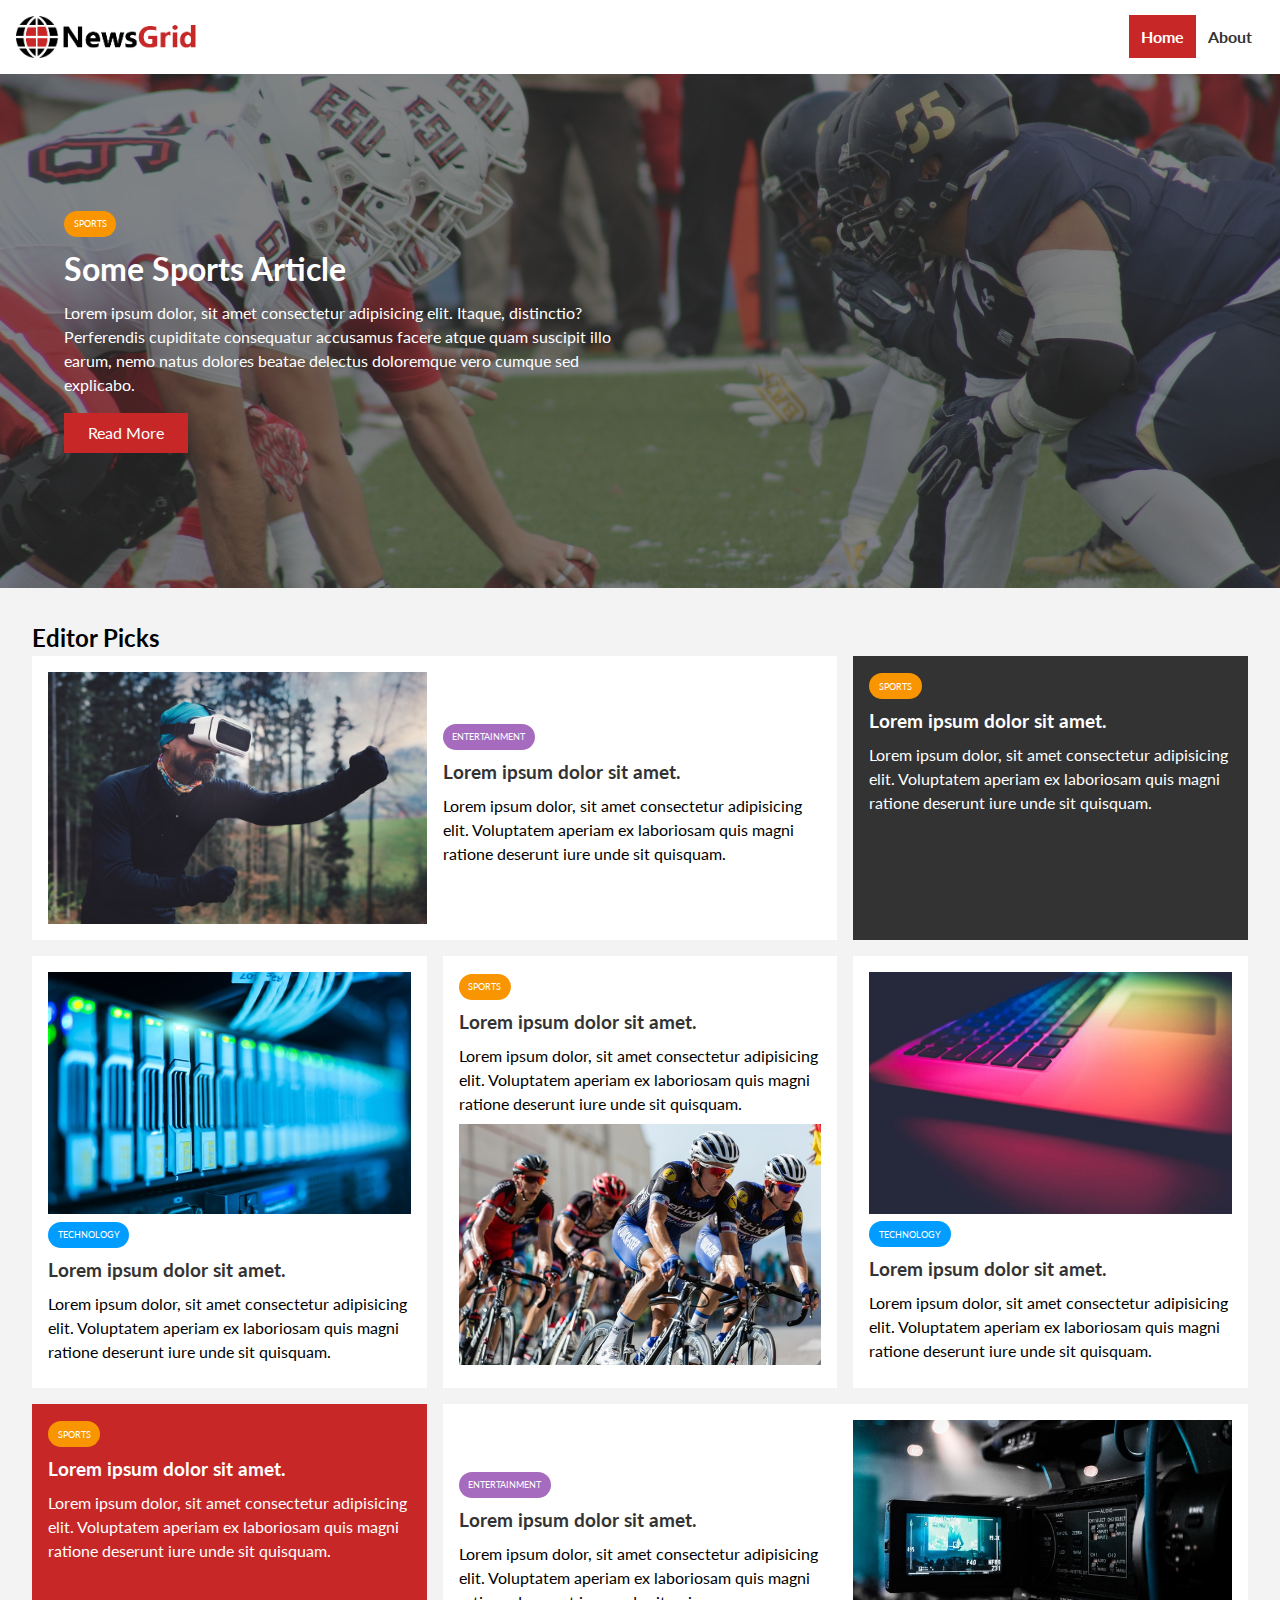
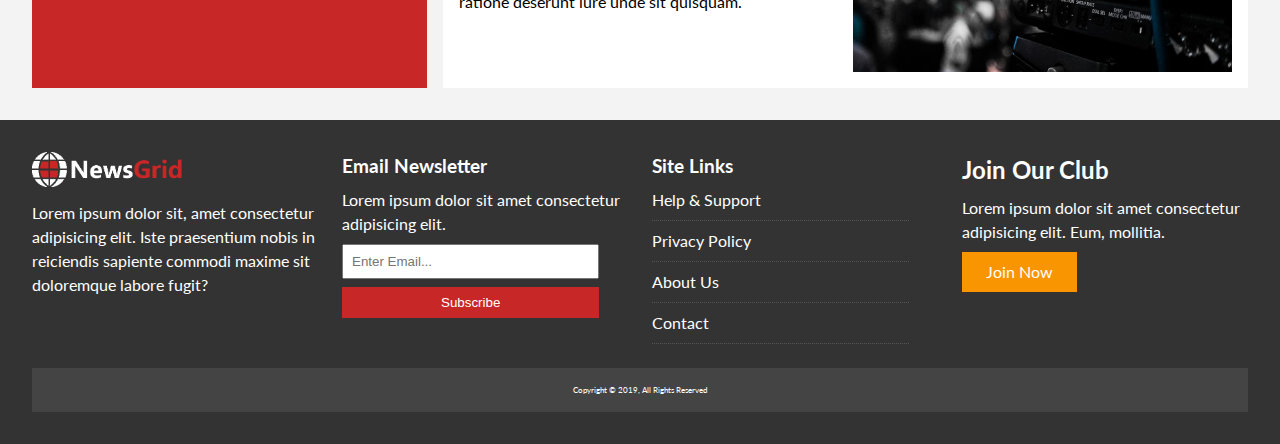
<file: index.html>
<!DOCTYPE html>
<html lang="en">
<head>
  <meta charset="UTF-8">
  <meta name="viewport" content="width=device-width, initial-scale=1.0">
  <title>NewsGrid | Latest News</title>
  <link href="https://fonts.googleapis.com/css?family=Lato|Staatliches" rel="stylesheet">
  <link rel="stylesheet" href="css/style.css">
  <link rel="stylesheet" media="screen and (max-width: 768px)" href="css/mobile.css">
  <link rel="stylesheet" href="https://cdnjs.cloudflare.com/ajax/libs/font-awesome/5.15.1/css/all.min.css" integrity="sha512-+4zCK9k+qNFUR5X+cKL9EIR+ZOhtIloNl9GIKS57V1MyNsYpYcUrUeQc9vNfzsWfV28IaLL3i96P9sdNyeRssA==" crossorigin="anonymous" />
  <link rel="shortcut icon" type="image/x-icon" href="favicon.ico">
</head>
<body>
  <nav id="main-nav">
    <div class="container">
      <img src="img/logo.png" alt="News Grid" class="logo">
      <div class="social">
        <a href="https://www.facebook.com/" target="_blank"><i class="fab fa-facebook fa-2x"></i></a>
        <a href="https://www.twitter.com/" target="_blank"><i class="fab fa-twitter fa-2x"></i></a>
        <a href="https://www.instagram.com/" target="_blank"><i class="fab fa-instagram fa-2x"></i></a>
        <a href="https://www.youtube.com/" target="_blank"><i class="fab fa-youtube fa-2x"></i></a>
      </div>
      <ul>
        <li><a class="current" href="index.html">Home</a></li>
        <li><a href="about.html">About</a></li>
      </ul>
    </div>
  </nav>

  <!-- Showcase -->
  <header id="showcase">
    <div class="container">
      <div class="showcase-container">
        <div class="showcase-content">
          <div class="category category-sports">Sports</div>
          <h1>Some Sports Article</h1>
          <p>Lorem ipsum dolor, sit amet consectetur adipisicing elit. Itaque, distinctio? Perferendis cupiditate consequatur accusamus facere atque quam suscipit illo earum, nemo natus dolores beatae delectus doloremque vero cumque sed explicabo.</p>
          <a href="article.html" class="btn btn-primary">Read More</a>
        </div>
      </div>
    </div>
  </header>

  <!-- Home Article -->
  <section id="home-articles" class="py-2">
    <div class="container">
      <h2>Editor Picks</h2>
      <div class="articles-container">
        <article class="card">
          <img src="img/articles/ent1.jpg" alt="">
          <div>
            <div class="category category-entertainment">Entertainment</div>
            <h3>
              <a href="article.html">Lorem ipsum dolor sit amet.</a>
            </h3>
            <p>Lorem ipsum dolor, sit amet consectetur adipisicing elit. Voluptatem aperiam ex laboriosam quis magni ratione deserunt iure unde sit quisquam.</p>
          </div>
        </article>
        <article class="card bg-dark">
          <div class="category category-sports">Sports</div>
          <h3>
            <a href="article.html">Lorem ipsum dolor sit amet.</a>
          </h3>
          <p>Lorem ipsum dolor, sit amet consectetur adipisicing elit. Voluptatem aperiam ex laboriosam quis magni ratione deserunt iure unde sit quisquam.</p>
        </article>
        <article class="card">
          <img src="img/articles/tech1.jpg" alt="">
          <div class="category category-tech">Technology</div>
          <h3>
            <a href="article.html">Lorem ipsum dolor sit amet.</a>
          </h3>
          <p>Lorem ipsum dolor, sit amet consectetur adipisicing elit. Voluptatem aperiam ex laboriosam quis magni ratione deserunt iure unde sit quisquam.</p>
        </article>
        <article class="card">
          <div class="category category-sports">Sports</div>
          <h3>
            <a href="article.html">Lorem ipsum dolor sit amet.</a>
          </h3>
          <p>Lorem ipsum dolor, sit amet consectetur adipisicing elit. Voluptatem aperiam ex laboriosam quis magni ratione deserunt iure unde sit quisquam.</p>
          <img src="img/articles/sports1.jpg" alt="">
        </article>
        <article class="card">
          <img src="img/articles/tech2.jpg" alt="">
          <div class="category category-tech">Technology</div>
          <h3>
            <a href="article.html">Lorem ipsum dolor sit amet.</a>
          </h3>
          <p>Lorem ipsum dolor, sit amet consectetur adipisicing elit. Voluptatem aperiam ex laboriosam quis magni ratione deserunt iure unde sit quisquam.</p>
        </article>
        <article class="card bg-primary">
          <div class="category category-sports">Sports</div>
          <h3>
            <a href="article.html">Lorem ipsum dolor sit amet.</a>
          </h3>
          <p>Lorem ipsum dolor, sit amet consectetur adipisicing elit. Voluptatem aperiam ex laboriosam quis magni ratione deserunt iure unde sit quisquam.</p>
        </article>
        <article class="card">
          <div>
            <div class="category category-entertainment">Entertainment</div>
            <h3>
              <a href="article.html">Lorem ipsum dolor sit amet.</a>
            </h3>
            <p>Lorem ipsum dolor, sit amet consectetur adipisicing elit. Voluptatem aperiam ex laboriosam quis magni ratione deserunt iure unde sit quisquam.</p>
          </div>
          <img src="img/articles/ent2.jpg" alt="">
        </article>
      </div>
    </div>
  </section>

  <!-- Footer -->
  <footer id="main-footer" class="py-2">
    <div class="container footer-container">
      <div>
        <img src="img/logo_light.png" alt="NewsGrid">
        <p>Lorem ipsum dolor sit, amet consectetur adipisicing elit. Iste praesentium nobis in reiciendis sapiente commodi maxime sit doloremque labore fugit?</p>
      </div>
      <div>
        <h3>Email Newsletter</h3>
        <p>Lorem ipsum dolor sit amet consectetur adipisicing elit.</p>
        <form name="contact" method="POST" data-netlify="true" data-netlify-recaptcha="true">
          <input type="email" name="email" placeholder="Enter Email...">
          <div data-netlify-recaptcha="true"></div>
          <input type="submit" value="Subscribe" class="btn btn-primary">
        </form>
      </div>
      <div>
        <h3>Site Links</h3>
        <ul class="list">
          <li><a href="#">Help & Support</a></li>
          <li><a href="#">Privacy Policy</a></li>
          <li><a href="#">About Us</a></li>
          <li><a href="#">Contact</a></li>
        </ul>
      </div>
      <div>
        <h2>Join Our Club</h2>
        <p>Lorem ipsum dolor sit amet consectetur adipisicing elit. Eum, mollitia.</p>
        <a href="#" class="btn btn-secondary">Join Now</a>
      </div>
      <div>
        <p>Copyright &copy; 2019, All Rights Reserved</p>
      </div>
    </div>
  </footer>
</body>
</html>
</file>
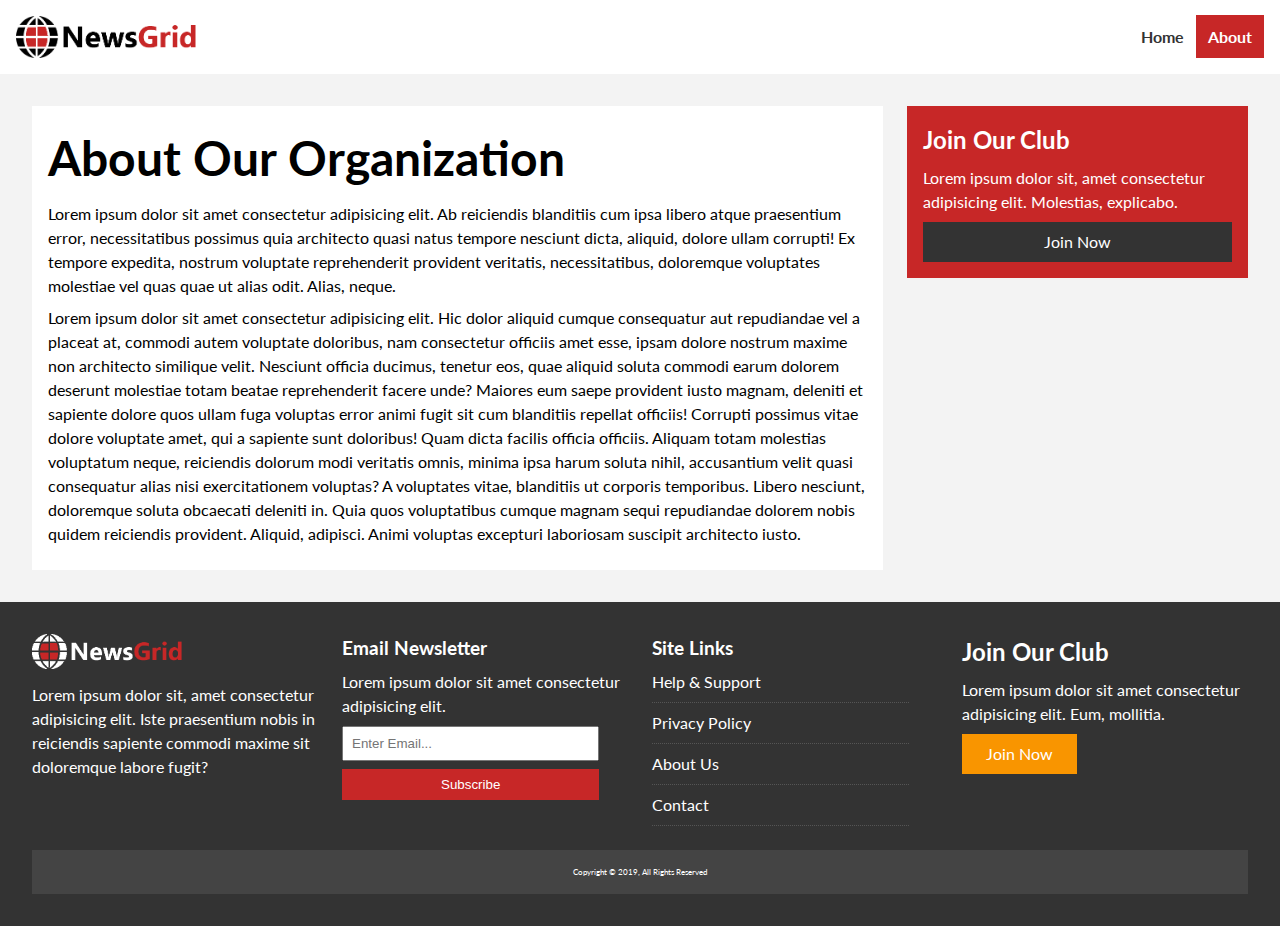
<file: about.html>
<!DOCTYPE html>
<html lang="en">
<head>
  <meta charset="UTF-8">
  <meta name="viewport" content="width=device-width, initial-scale=1.0">
  <title>NewsGrid | About</title>
  <link href="https://fonts.googleapis.com/css?family=Lato|Staatliches" rel="stylesheet">
  <link rel="stylesheet" href="css/style.css">
  <link rel="stylesheet" media="screen and (max-width: 768px)" href="css/mobile.css">
  <link rel="stylesheet" href="https://cdnjs.cloudflare.com/ajax/libs/font-awesome/5.15.1/css/all.min.css" integrity="sha512-+4zCK9k+qNFUR5X+cKL9EIR+ZOhtIloNl9GIKS57V1MyNsYpYcUrUeQc9vNfzsWfV28IaLL3i96P9sdNyeRssA==" crossorigin="anonymous" />
  <link rel="shortcut icon" type="image/x-icon" href="favicon.ico">
</head>
<body>
  <nav id="main-nav">
    <div class="container">
      <img src="img/logo.png" alt="News Grid" class="logo">
      <div class="social">
        <a href="https://www.facebook.com/" target="_blank"><i class="fab fa-facebook fa-2x"></i></a>
        <a href="https://www.twitter.com/" target="_blank"><i class="fab fa-twitter fa-2x"></i></a>
        <a href="https://www.instagram.com/" target="_blank"><i class="fab fa-instagram fa-2x"></i></a>
        <a href="https://www.youtube.com/" target="_blank"><i class="fab fa-youtube fa-2x"></i></a>
      </div>
      <ul>
        <li><a href="index.html">Home</a></li>
        <li><a class="current" href="about.html">About</a></li>
      </ul>
    </div>
  </nav>

  <section id="about">
    <div class="container">
      <div class="page-container">
        <article class="card">
          <h1 class="l-heading">About Our Organization</h1>
          <p>Lorem ipsum dolor sit amet consectetur adipisicing elit. Ab reiciendis blanditiis cum ipsa libero atque praesentium error, necessitatibus possimus quia architecto quasi natus tempore nesciunt dicta, aliquid, dolore ullam corrupti! Ex tempore expedita, nostrum voluptate reprehenderit provident veritatis, necessitatibus, doloremque voluptates molestiae vel quas quae ut alias odit. Alias, neque.</p>
          <p>Lorem ipsum dolor sit amet consectetur adipisicing elit. Hic dolor aliquid cumque consequatur aut repudiandae vel a placeat at, commodi autem voluptate doloribus, nam consectetur officiis amet esse, ipsam dolore nostrum maxime non architecto similique velit. Nesciunt officia ducimus, tenetur eos, quae aliquid soluta commodi earum dolorem deserunt molestiae totam beatae reprehenderit facere unde? Maiores eum saepe provident iusto magnam, deleniti et sapiente dolore quos ullam fuga voluptas error animi fugit sit cum blanditiis repellat officiis! Corrupti possimus vitae dolore voluptate amet, qui a sapiente sunt doloribus! Quam dicta facilis officia officiis. Aliquam totam molestias voluptatum neque, reiciendis dolorum modi veritatis omnis, minima ipsa harum soluta nihil, accusantium velit quasi consequatur alias nisi exercitationem voluptas? A voluptates vitae, blanditiis ut corporis temporibus. Libero nesciunt, doloremque soluta obcaecati deleniti in. Quia quos voluptatibus cumque magnam sequi repudiandae dolorem nobis quidem reiciendis provident. Aliquid, adipisci. Animi voluptas excepturi laboriosam suscipit architecto iusto.</p>
        </article>
        <aside class="card bg-primary">
          <h2>Join Our Club</h2>
          <p>Lorem ipsum dolor sit, amet consectetur adipisicing elit. Molestias, explicabo.</p>
          <a href="#" class="btn btn-dark btn-block">Join Now</a>
        </aside>
      </div>
    </div>
  </section>

  <!-- Footer -->
  <footer id="main-footer" class="py-2">
    <div class="container footer-container">
      <div>
        <img src="img/logo_light.png" alt="NewsGrid">
        <p>Lorem ipsum dolor sit, amet consectetur adipisicing elit. Iste praesentium nobis in reiciendis sapiente commodi maxime sit doloremque labore fugit?</p>
      </div>
      <div>
        <h3>Email Newsletter</h3>
        <p>Lorem ipsum dolor sit amet consectetur adipisicing elit.</p>
        <form name="contact" method="POST" data-netlify="true" data-netlify-recaptcha="true">
          <input type="email" name="email" placeholder="Enter Email...">
          <div data-netlify-recaptcha="true"></div>
          <input type="submit" value="Subscribe" class="btn btn-primary">
        </form>
      </div>
      <div>
        <h3>Site Links</h3>
        <ul class="list">
          <li><a href="#">Help & Support</a></li>
          <li><a href="#">Privacy Policy</a></li>
          <li><a href="#">About Us</a></li>
          <li><a href="#">Contact</a></li>
        </ul>
      </div>
      <div>
        <h2>Join Our Club</h2>
        <p>Lorem ipsum dolor sit amet consectetur adipisicing elit. Eum, mollitia.</p>
        <a href="#" class="btn btn-secondary">Join Now</a>
      </div>
      <div>
        <p>Copyright &copy; 2019, All Rights Reserved</p>
      </div>
    </div>
  </footer>
</body>
</html>
</file>
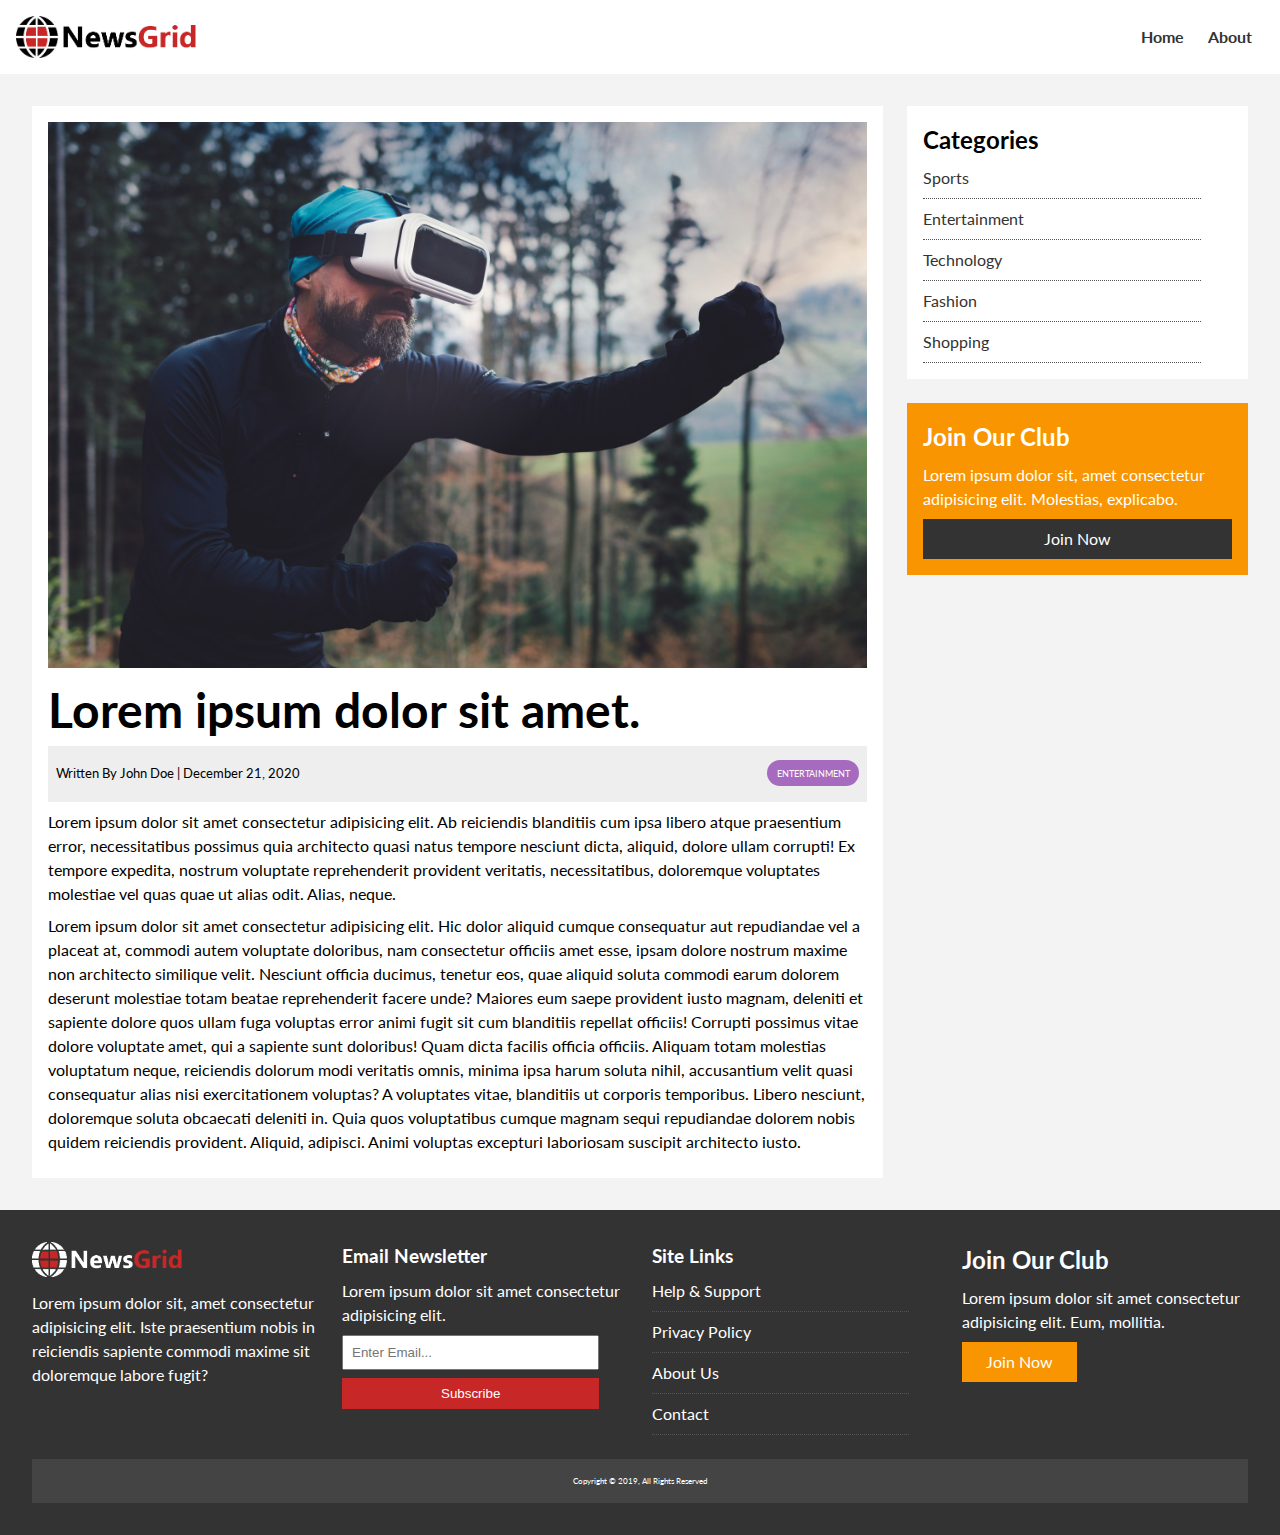
<file: article.html>
<!DOCTYPE html>
<html lang="en">
<head>
  <meta charset="UTF-8">
  <meta name="viewport" content="width=device-width, initial-scale=1.0">
  <title>NewsGrid | Latest News</title>
  <link href="https://fonts.googleapis.com/css?family=Lato|Staatliches" rel="stylesheet">
  <link rel="stylesheet" href="css/style.css">
  <link rel="stylesheet" media="screen and (max-width: 768px)" href="css/mobile.css">
  <link rel="stylesheet" href="https://cdnjs.cloudflare.com/ajax/libs/font-awesome/5.15.1/css/all.min.css" integrity="sha512-+4zCK9k+qNFUR5X+cKL9EIR+ZOhtIloNl9GIKS57V1MyNsYpYcUrUeQc9vNfzsWfV28IaLL3i96P9sdNyeRssA==" crossorigin="anonymous" />
  <link rel="shortcut icon" type="image/x-icon" href="favicon.ico">
</head>
<body>
  <nav id="main-nav">
    <div class="container">
      <img src="img/logo.png" alt="News Grid" class="logo">
      <div class="social">
        <a href="https://www.facebook.com/" target="_blank"><i class="fab fa-facebook fa-2x"></i></a>
        <a href="https://www.twitter.com/" target="_blank"><i class="fab fa-twitter fa-2x"></i></a>
        <a href="https://www.instagram.com/" target="_blank"><i class="fab fa-instagram fa-2x"></i></a>
        <a href="https://www.youtube.com/" target="_blank"><i class="fab fa-youtube fa-2x"></i></a>
      </div>
      <ul>
        <li><a href="index.html">Home</a></li>
        <li><a href="about.html">About</a></li>
      </ul>
    </div>
  </nav>

  <section id="article">
    <div class="container">
      <div class="page-container">
        <article class="card">
          <img src="img/articles/ent1.jpg" alt="">
          <h1 class="l-heading">Lorem ipsum dolor sit amet.</h1>
          <div class="meta">
            <small><i class="fas fa-user"></i> Written By John Doe |  December 21, 2020</small>
            <div class="category category-entertainment">Entertainment</div>
          </div>
          <p>Lorem ipsum dolor sit amet consectetur adipisicing elit. Ab reiciendis blanditiis cum ipsa libero atque praesentium error, necessitatibus possimus quia architecto quasi natus tempore nesciunt dicta, aliquid, dolore ullam corrupti! Ex tempore expedita, nostrum voluptate reprehenderit provident veritatis, necessitatibus, doloremque voluptates molestiae vel quas quae ut alias odit. Alias, neque.</p>
          <p>Lorem ipsum dolor sit amet consectetur adipisicing elit. Hic dolor aliquid cumque consequatur aut repudiandae vel a placeat at, commodi autem voluptate doloribus, nam consectetur officiis amet esse, ipsam dolore nostrum maxime non architecto similique velit. Nesciunt officia ducimus, tenetur eos, quae aliquid soluta commodi earum dolorem deserunt molestiae totam beatae reprehenderit facere unde? Maiores eum saepe provident iusto magnam, deleniti et sapiente dolore quos ullam fuga voluptas error animi fugit sit cum blanditiis repellat officiis! Corrupti possimus vitae dolore voluptate amet, qui a sapiente sunt doloribus! Quam dicta facilis officia officiis. Aliquam totam molestias voluptatum neque, reiciendis dolorum modi veritatis omnis, minima ipsa harum soluta nihil, accusantium velit quasi consequatur alias nisi exercitationem voluptas? A voluptates vitae, blanditiis ut corporis temporibus. Libero nesciunt, doloremque soluta obcaecati deleniti in. Quia quos voluptatibus cumque magnam sequi repudiandae dolorem nobis quidem reiciendis provident. Aliquid, adipisci. Animi voluptas excepturi laboriosam suscipit architecto iusto.</p>
        </article>

        <aside id="categories" class="card">
          <h2>Categories</h2>
          <ul class="list">
            <li><a href="#"><i class="fas fa-chevron-right"></i> Sports</a></li>
            <li><a href="#"><i class="fas fa-chevron-right"></i> Entertainment</a></li>
            <li><a href="#"><i class="fas fa-chevron-right"></i> Technology</a></li>
            <li><a href="#"><i class="fas fa-chevron-right"></i> Fashion</a></li>
            <li><a href="#"><i class="fas fa-chevron-right"></i> Shopping</a></li>
          </ul>
        </aside>

        <aside class="card bg-secondary">
          <h2>Join Our Club</h2>
          <p>Lorem ipsum dolor sit, amet consectetur adipisicing elit. Molestias, explicabo.</p>
          <a href="#" class="btn btn-dark btn-block">Join Now</a>
        </aside>
      </div>
    </div>
  </section>

  <!-- Footer -->
  <footer id="main-footer" class="py-2">
    <div class="container footer-container">
      <div>
        <img src="img/logo_light.png" alt="NewsGrid">
        <p>Lorem ipsum dolor sit, amet consectetur adipisicing elit. Iste praesentium nobis in reiciendis sapiente commodi maxime sit doloremque labore fugit?</p>
      </div>
      <div>
        <h3>Email Newsletter</h3>
        <p>Lorem ipsum dolor sit amet consectetur adipisicing elit.</p>
        <form name="contact" method="POST" data-netlify="true" data-netlify-recaptcha="true">
          <input type="email" name="email" placeholder="Enter Email...">
          <div data-netlify-recaptcha="true"></div>
          <input type="submit" value="Subscribe" class="btn btn-primary">
        </form>
      </div>
      <div>
        <h3>Site Links</h3>
        <ul class="list">
          <li><a href="#">Help & Support</a></li>
          <li><a href="#">Privacy Policy</a></li>
          <li><a href="#">About Us</a></li>
          <li><a href="#">Contact</a></li>
        </ul>
      </div>
      <div>
        <h2>Join Our Club</h2>
        <p>Lorem ipsum dolor sit amet consectetur adipisicing elit. Eum, mollitia.</p>
        <a href="#" class="btn btn-secondary">Join Now</a>
      </div>
      <div>
        <p>Copyright &copy; 2019, All Rights Reserved</p>
      </div>
    </div>
  </footer>
</body>
</html>
</file>
<file: css/style.css>
/* Root Scope Variables */
:root {
 --primary-color: #c72727;
 --secondary-color: #f99500;
 --light-color: #f3f3f3;
 --dark-color: #333;
 --max-width: 1100px;
}

/* Other Variables */
.category {
  --sports-color: #f99500;
  --entertainment-color: #a66bbe;
  --tech-color: #009cff;
}

* {
  margin: 0;
  padding: 0;
  box-sizing: border-box;
}

body {
  font-family: 'Lato', sans-serif;
  line-height: 1.5;
  background: var(--light-color);
}

a {
  color: #333;
  text-decoration: none;
}

ul {
  list-style: none;
}

p {
  margin: 0.5rem 0;
}

img {
  width: 100%;
}

/* h1, h3, h4, h5, h6 {
  font-family: 'Staatliches', cursive;
  margin-bottom: .55rem;
  line-height: 1.3;
} */

/* Utility */
.container {
  max-width: --var(max-width);
  margin: auto;
  padding: 0 2rem;
  overflow: hidden;
}

.category {
  display: inline-block;
  color: #fff;
  font-size: .55rem;
  text-transform: uppercase;
  padding: 0.4rem 0.6rem;
  border-radius: 15px;
  margin-bottom: 0.5rem;
}

.category-sports { background: var(--sports-color) }
.category-entertainment { background: var(--entertainment-color) }
.category-tech { background: var(--tech-color) }

.btn {
  display: inline-block;
  border: none;
  background: var(--dark-color);
  color: #fff;
  padding: 0.5rem 1.5rem;
}

.btn-light { background: var(--light-color) }
.btn-primary { background: var(--primary-color) }
.btn-secondary { background: var(--secondary-color) }

.btn-block {
  display: block;
  width: 100%;
  text-align: center;
}

.btn:hover {
  opacity: 0.9;
}

.card {
  background: #fff;
  padding: 1rem;
}

.bg-dark {
  background: var(--dark-color);
  color: #fff;
}

.bg-primary {
  background: var(--primary-color);
  color: #fff;
}

.bg-secondary {
  background: var(--secondary-color);
  color: #fff;
}

.bg-dark h1,
.bg-dark h2,
.bg-dark h3, 
.bg-dark a, 
.bg-primary h1,
.bg-primary h2,
.bg-primary h3, 
.bg-primary a, 
.bg-secondary h1,
.bg-secondary h2,
.bg-secondary h3, 
.bg-secondary a {
  color: #fff;
}

.py-1 { padding: 1.5rem 0 }
.py-2 { padding: 2rem 0 }
.py-3 { padding: 3rem 0 }
.p-1 { padding: 1.5rem }
.p-2 { padding: 2rem }
.p-3 { padding: 3rem }

.l-heading {
  font-size: 3rem;
}

.list li {
  padding: 0.5rem 0;
  border-bottom: 1px dotted #555;
  width: 90%;
}

/* Inner Page Grid Container */
.page-container {
  display: grid;
  grid-template-columns: 5fr 2fr;
  margin: 2rem 0;
  gap: 1.5rem;

}

.page-container > *:first-child {
  grid-row: 1 / span 3;
}

.list li a:hover {
  color: var(--primary-color) !important;
}

/* Navigation */
#main-nav {
  background: #fff;
  position: sticky;
  top: 0;
  z-index: 2;
}

#main-nav .container {
  display: grid;
  grid-template-columns: 6fr 3fr 2fr;
  padding: 1rem;
  align-items: center;
}

#main-nav .logo {
  width: 180px;
}

#main-nav ul {
  justify-self: end;
  display: flex;
}

#main-nav ul li a {
  padding: .75rem;
  font-weight: bold;
}

#main-nav ul li a.current {
  background: var(--primary-color);
  color: #fff;
}

#main-nav ul li a:hover {
  background: var(--light-color);
  color: var(--dark-color);
}

#main-nav .social {
  justify-self: center;
}

#main-nav .social i {
  color: #777;
  margin-right: .5rem;
}

/* Showcase */
#showcase {
  color: #fff;
  background: #333;
  padding: 2rem;
  position: relative; /* For the absolute positioned background */
}

#showcase:before {
  content: '';
  background: url('../img/featured.jpg') no-repeat center center/cover;
  position: absolute;
  top: 0;
  left: 0;
  width: 100%;
  height: 100%;
  opacity: 0.4;
}

#showcase .showcase-container {
  display: grid;
  grid-template-columns: repeat(2, 1fr); /* repeat 2, but only 1 item. It'll make room for the missing second item */
  justify-content: center;
  align-items: center;
  height: 50vh;
}

#showcase .showcase-content {
  z-index: 1;
}

#showcase .showcase-content p {
  margin-bottom: 1rem;
}

/* Home Articles */
#home-articles .articles-container {
  display: grid;
  grid-template-columns: repeat(3, 1fr);
  gap: 1rem;
}

#home-articles .articles-container > *:first-child,
#home-articles .articles-container > *:last-child {
  display: grid;
  grid-template-columns: repeat(2, 1fr);
  gap: 1rem;
  grid-column: 1 / span 2;
  align-items: center;
}

#home-articles .articles-container > *:last-child {
  grid-column: 2 / span 2;
}

#article .meta {
  display: flex;
  justify-content: space-between;
  align-items: center;
  background: #eee;
  padding: 0.5rem;
}

#article .meta .category {
  margin-top: 0.4rem;
}

/* Footer */
#main-footer {
  background: var(--dark-color);
  color: #fff;
}

#main-footer img {
  width: 150px;
}

#main-footer a {
  color: #fff;
}

#main-footer .footer-container {
  display: grid;
  grid-template-columns: repeat(4, 1fr);
  gap: 1.5rem;
}

#main-footer .footer-container > *:last-child {
  background: #444;
  grid-column: 1 / span 4;
  padding: 0.5rem;
  text-align: center;
  font-size: 0.5rem;
}

#main-footer .footer-container input[type='email'] {
  width: 90%;
  padding: 0.5rem;
  margin-bottom: 0.5rem;
}

#main-footer .footer-container input[type='submit'] {
  width: 90%;
}
</file>
<file: css/mobile.css>
/* Navigation */
#main-nav .social {
  display: none;
}

#main-nav .container {
  grid-template-columns: 1fr;
  gap: 1.2rem;
}

#main-nav ul, 
#main-nav .logo {
  justify-self: center;
}

#main-nav ul li a {
  padding: 0.5rem;
}

#home-articles .articles-container {
  grid-template-columns: repeat(2, 1fr);
}

#home-articles .articles-container > *:first-child, 
#home-articles .articles-container > *:last-child {
  grid-template-columns: 1fr;
  grid-column: 1; /* Clear span */
}

/* Mobile */
@media(max-width: 600px) {
  /* Stack Grid Items */
  #showcase .showcase-container,
  #home-articles .articles-container,
  #main-footer .footer-container {
    grid-template-columns: 1fr;
  }

  #main-footer .footer-container > *:last-child {
    grid-column: 1; /* Clear span */
  }

  #main-footer .footer-container > *:first-child, 
  #main-footer .footer-container > *:nth-child(2)
   {
    border-bottom: 1px dotted #444;
    padding-bottom: 1rem;
  }

  .page-container {
    grid-template-columns: 1fr;
    text-align: center;
  }

  .page-container > *:first-child {
    grid-row: 1;
  }

  .l-heading {
    font-size: 2rem;
  }
}
</file>
